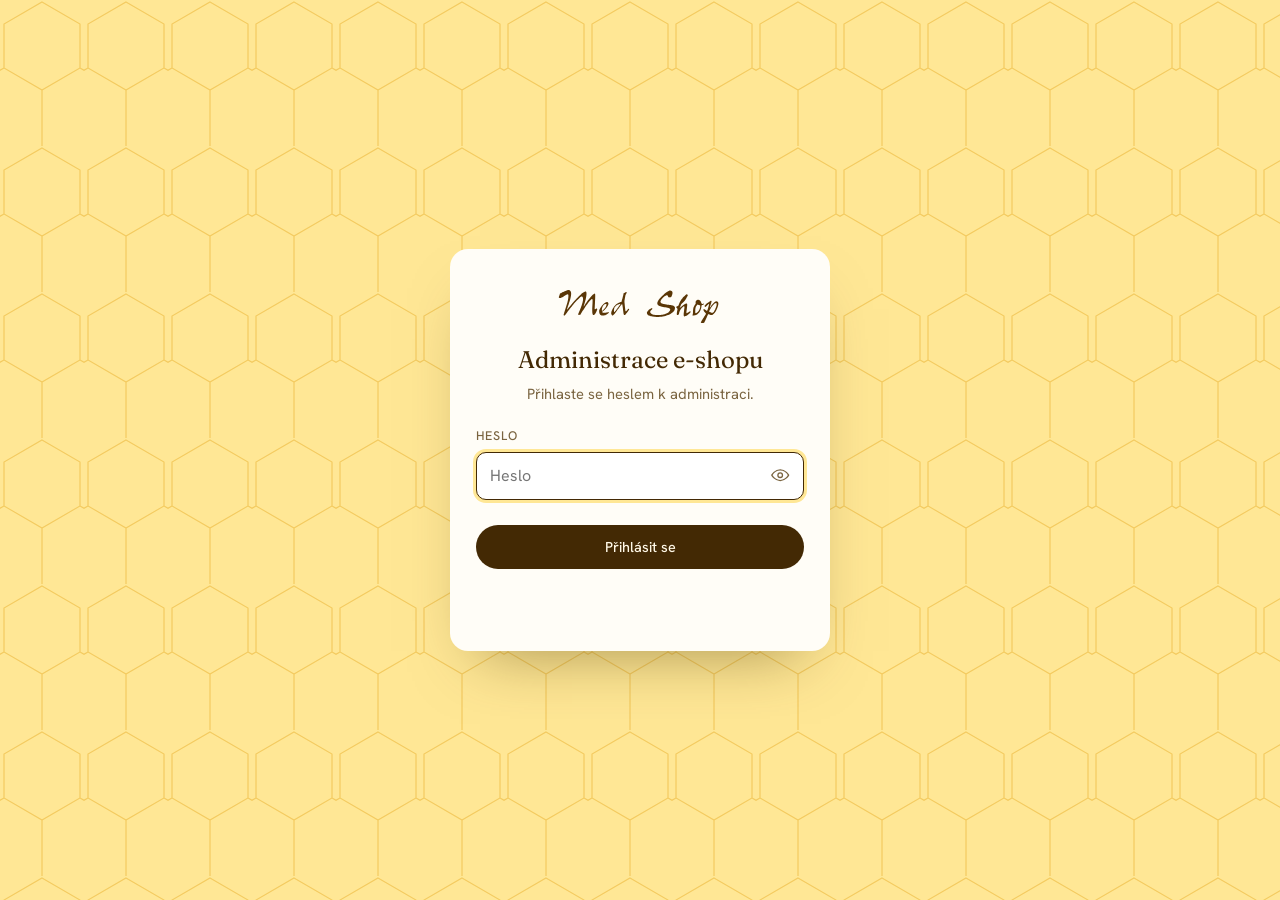
<file: admin/index.html>
<!DOCTYPE html>
<html lang="cs">
<head>
<meta charset="utf-8">
<meta name="viewport" content="width=device-width, initial-scale=1, viewport-fit=cover">
<meta name="robots" content="noindex, nofollow">
<meta name="theme-color" content="#FFE795">
<title>Administrace – Med Shop</title>
<link rel="icon" href="../assets/favicon.svg" type="image/svg+xml">
<link rel="preconnect" href="https://fonts.googleapis.com">
<link rel="preconnect" href="https://fonts.gstatic.com" crossorigin>
<link href="https://fonts.googleapis.com/css2?family=Fraunces:opsz,wght@9..144,400..500&family=Hanken+Grotesk:wght@400;500;600&display=swap" rel="stylesheet">
<link rel="stylesheet" href="admin.css?v=__V_ACSS__">
</head>
<body>
<div id="app" aria-live="polite"><div class="boot"><img src="../assets/logo.svg" alt=""><span class="spin"></span></div></div>
<div id="toasts" aria-live="polite"></div>
<div id="modal-root"></div>
<script src="admin.js?v=__V_AJS__"></script>
</body>
</html>
</file>
<file: admin/admin.css>
/* Administrace Med Shop — mobile-first (vzor: administrace webhunter-admin) */
*, *::before, *::after { margin: 0; padding: 0; box-sizing: border-box; }
:root {
  --cream: #FFF8E7; --paper: #FFFDF7; --beige: #FBF0D3; --sand: #E3C98E; --taupe: #8C580C;
  --ink: #432904; --muted: #7A6440; --line: rgba(67,41,4,.14); --yellow: #FFE795; --yellow-2: #FFD95E;
  --ok: #4E7A2A; --err: #B3261E; --orange: #DA5F0F;
  --serif: 'Fraunces', Georgia, serif; --sans: 'Hanken Grotesk', system-ui, sans-serif;
  --r: 10px; --ease: cubic-bezier(.22,1,.36,1);
}
html { -webkit-text-size-adjust: 100%; }
body { font-family: var(--sans); font-weight: 400; font-size: 16px; line-height: 1.5; color: var(--ink); background: var(--cream); -webkit-font-smoothing: antialiased; }
button, input, select, textarea { font: inherit; color: inherit; }
button { cursor: pointer; background: none; border: 0; }
img { display: block; max-width: 100%; }
a { color: inherit; }
svg { width: 1.15em; height: 1.15em; flex-shrink: 0; }
:focus-visible { outline: 2px solid var(--ink); outline-offset: 2px; }

.boot { min-height: 100svh; display: grid; place-items: center; align-content: center; gap: 1.5rem; }
.boot img { width: 170px; }
.spin { width: 22px; height: 22px; border: 2px solid var(--line); border-top-color: var(--ink); border-radius: 50%; animation: spin .8s linear infinite; }
@keyframes spin { to { transform: rotate(360deg); } }

/* tlačítka */
.btn { display: inline-flex; align-items: center; justify-content: center; gap: .5rem; min-height: 44px; padding: .6rem 1.1rem; border-radius: 999px; font-size: .9rem; font-weight: 500; background: var(--paper); box-shadow: inset 0 0 0 1px var(--line); transition: background .2s, box-shadow .2s; white-space: nowrap; }
.btn:hover { box-shadow: inset 0 0 0 1px var(--ink); }
.btn-primary { background: var(--yellow); box-shadow: none; }
.btn-primary:hover { background: var(--yellow-2); box-shadow: none; }
.btn-dark { background: var(--ink); color: var(--cream); box-shadow: none; }
.btn-dark:hover { background: #2b2825; box-shadow: none; }
.btn-danger { color: var(--err); }
.btn-ghost { background: transparent; box-shadow: none; }
.btn-ghost:hover { background: rgba(22,21,19,.06); box-shadow: none; }
.btn-sm { min-height: 36px; padding: .35rem .8rem; font-size: .82rem; }
.btn-icon { width: 40px; min-height: 40px; padding: 0; border-radius: 50%; }
.btn[disabled] { opacity: .5; pointer-events: none; }

/* přihlášení */
.login { min-height: 100svh; display: grid; place-items: center; padding: 1.5rem; background: var(--yellow); position: relative; overflow: hidden; }
.login::before { content: ''; position: absolute; inset: 0; background-image: url("data:image/svg+xml,%3Csvg xmlns='http://www.w3.org/2000/svg' width='84' height='146' viewBox='0 0 84 146'%3E%3Cpath d='M42 2 80 24v44L42 90 4 68V24zM42 90v56M4 68 -34 90M80 68l38 22' fill='none' stroke='%23E8AE2A' stroke-opacity='.5' stroke-width='1.2'/%3E%3C/svg%3E"); pointer-events: none; }
.login-card { position: relative; width: min(380px, 100%); background: var(--paper); border-radius: 18px; padding: 2.2rem 1.6rem 1.8rem; box-shadow: 0 30px 60px -30px rgba(80,60,10,.5); text-align: center; }
.login-card img { width: 170px; margin: 0 auto 1.2rem; }
.login-card h1 { font-family: var(--serif); font-weight: 400; font-size: 1.5rem; margin-bottom: .3rem; }
.login-card p { color: var(--muted); font-size: .92rem; margin-bottom: 1.4rem; }
.login-card .field { text-align: left; }
.login-card .btn { width: 100%; margin-top: .6rem; }
.login-err { color: var(--err); font-size: .88rem; min-height: 1.3rem; margin-top: .6rem; }
.pw-wrap { position: relative; }
.pw-wrap input { padding-right: 3rem; }
.pw-eye { position: absolute; right: 4px; top: 50%; translate: 0 -50%; width: 40px; height: 40px; display: grid; place-items: center; color: var(--muted); }

/* shell */
.shell { min-height: 100svh; display: grid; grid-template-rows: auto 1fr; }
.top { position: sticky; top: 0; z-index: 30; display: flex; align-items: center; gap: .6rem; padding: .55rem .8rem; padding-top: calc(.55rem + env(safe-area-inset-top, 0px)); background: rgba(246,240,230,.94); backdrop-filter: blur(10px); -webkit-backdrop-filter: blur(10px); border-bottom: 1px solid var(--line); }
.top-logo { display: flex; align-items: center; gap: .6rem; text-decoration: none; margin-right: auto; }
.top-logo img { height: 34px; }
.top-logo span { display: none; font-size: .72rem; letter-spacing: .2em; text-transform: uppercase; color: var(--muted); }
.pub { display: none; align-items: center; gap: .45rem; font-size: .8rem; color: var(--muted); }
.pub i { width: 8px; height: 8px; border-radius: 50%; background: var(--ok); }
.pub.busy i { background: var(--yellow-2); animation: pulse 1s infinite alternate; }
.pub.warn i { background: var(--err); }
@keyframes pulse { to { opacity: .3; } }
.menu-btn { display: inline-flex; }
.layout { display: grid; grid-template-columns: minmax(0, 1fr); }
.nav { position: fixed; inset: 0; z-index: 40; background: var(--cream); padding: 5rem 1rem 2rem; display: flex; flex-direction: column; gap: .15rem; transform: translateX(-100%); transition: transform .35s var(--ease); overflow-y: auto; }
.nav.open { transform: none; }
.nav-close { position: absolute; top: calc(.9rem + env(safe-area-inset-top, 0px)); right: .9rem; }
.nav a { display: flex; align-items: center; gap: .8rem; padding: .85rem 1rem; border-radius: var(--r); text-decoration: none; font-size: 1.02rem; }
.nav a svg { width: 1.3rem; height: 1.3rem; color: var(--taupe); }
.nav a.on { background: var(--yellow); }
.nav a.on svg { color: var(--ink); }
.nav hr { border: 0; border-top: 1px solid var(--line); margin: .8rem .5rem; }
.nav .dot { width: 7px; height: 7px; border-radius: 50%; background: var(--err); margin-left: auto; }
main.view { padding: 1.2rem 1rem 8rem; max-width: 880px; width: 100%; margin: 0 auto; }
.view-head { margin: .4rem 0 1.4rem; }
.view-head h1 { font-family: var(--serif); font-weight: 400; font-size: 1.9rem; line-height: 1.15; }
.view-head p { color: var(--muted); margin-top: .35rem; font-size: .95rem; max-width: 40em; }
.crumb { display: inline-flex; align-items: center; gap: .3rem; font-size: .85rem; color: var(--muted); text-decoration: none; margin-bottom: .6rem; }

/* karty a formuláře */
.card { min-width: 0; background: var(--paper); border-radius: 14px; padding: 1.1rem; box-shadow: 0 1px 0 var(--line); margin-bottom: 1rem; }
.card > h2 { font-family: var(--serif); font-weight: 400; font-size: 1.3rem; margin-bottom: .2rem; }
.card > .hint { color: var(--muted); font-size: .88rem; margin-bottom: 1rem; }
.field { display: block; margin-bottom: 1rem; }
.field:last-child { margin-bottom: 0; }
.field > span { display: block; font-size: .78rem; font-weight: 500; letter-spacing: .06em; text-transform: uppercase; color: var(--muted); margin-bottom: .35rem; }
.field > small { display: block; color: var(--muted); font-size: .82rem; margin-top: .35rem; }
input[type=text], input[type=password], input[type=number], input[type=url], input[type=email], input[type=tel], input[type=time], select, textarea {
  width: 100%; min-height: 46px; padding: .7rem .85rem; border-radius: var(--r); border: 1px solid var(--line); background: #fff; font-size: 16px; transition: border-color .2s, box-shadow .2s; }
textarea { resize: vertical; min-height: 110px; line-height: 1.5; }
input:focus, select:focus, textarea:focus { outline: none; border-color: var(--ink); box-shadow: 0 0 0 3px var(--yellow); }
.row2 { display: grid; grid-template-columns: minmax(0, 1fr); gap: 0 1rem; }
.row2 > .field { margin-bottom: 1rem; }
.row2 + .field, .field + .row2 { margin-top: 0; }
.check { display: flex; align-items: center; gap: .7rem; min-height: 44px; cursor: pointer; }
.check input { width: 22px; height: 22px; accent-color: var(--ink); }

/* seznamy položek */
.items { display: flex; flex-direction: column; gap: .6rem; }
.item { background: #fff; border: 1px solid var(--line); border-radius: 12px; overflow: hidden; }
.item-head { display: flex; align-items: center; gap: .5rem; padding: .45rem .45rem .45rem .9rem; min-height: 54px; }
.item-head .t { flex: 1; min-width: 0; cursor: pointer; }
.item-head .t b { display: block; font-weight: 500; overflow: hidden; text-overflow: ellipsis; white-space: nowrap; }
.item-head .t small { display: block; color: var(--muted); font-size: .8rem; overflow: hidden; text-overflow: ellipsis; white-space: nowrap; }
.item-head .thumb { width: 42px; height: 42px; border-radius: 8px; object-fit: contain; padding: 3px; background: var(--beige); flex-shrink: 0; }
.item-tools { display: flex; gap: .15rem; }
.item-tools .btn-icon { width: 36px; min-height: 36px; color: var(--muted); }
.item-body { padding: .2rem .9rem 1rem; border-top: 1px solid var(--line); display: none; }
.item.open .item-body { display: block; padding-top: 1rem; }
.item.open .chev { transform: rotate(180deg); }
.chev { transition: transform .25s; }
.add { width: 100%; margin-top: .6rem; border: 1.5px dashed var(--sand); background: transparent; box-shadow: none; border-radius: 12px; min-height: 50px; color: var(--taupe); }
.add:hover { border-color: var(--ink); color: var(--ink); box-shadow: none; }
.empty { color: var(--muted); font-size: .9rem; padding: .6rem 0; }

/* obrázek */
.img-field { display: flex; gap: .8rem; align-items: center; flex-wrap: wrap; }
.img-field .prev { width: 110px; aspect-ratio: 4/5; border-radius: 12px; object-fit: contain; padding: 8px; background: radial-gradient(circle at 50% 60%, #FFF4C8, var(--beige) 70%); }
.img-field .acts { display: flex; flex-direction: column; gap: .4rem; }
.lib { display: grid; grid-template-columns: repeat(3, 1fr); gap: .5rem; max-height: 60vh; overflow-y: auto; }
.lib button { aspect-ratio: 1; border-radius: 8px; overflow: hidden; background: var(--beige); }
.lib img { width: 100%; height: 100%; object-fit: contain; padding: 6px; }
.lib button:hover { outline: 3px solid var(--yellow-2); }

/* rozvrh */
.day-tabs { display: flex; gap: .35rem; overflow-x: auto; scrollbar-width: none; margin-bottom: 1rem; }
.day-tabs::-webkit-scrollbar { display: none; }
.day-tabs button { flex: 1 0 auto; min-width: 44px; min-height: 44px; border-radius: 999px; padding: 0 .9rem; box-shadow: inset 0 0 0 1px var(--line); background: var(--paper); font-weight: 500; }
.day-tabs button.on { background: var(--ink); color: var(--cream); box-shadow: none; }
.day-tabs small { font-weight: 400; opacity: .6; margin-left: .25rem; }
.cls { display: grid; grid-template-columns: 6.2rem minmax(0, 1fr) auto; gap: .5rem; align-items: center; padding: .5rem 0; border-bottom: 1px solid var(--line); }
.cls:last-of-type { border-bottom: 0; }
.cls .len { grid-column: 2; }
.cls .del { grid-column: 3; grid-row: 1 / span 2; }

/* přehled */
.tiles { display: grid; grid-template-columns: 1fr 1fr; gap: .6rem; }
.tile { display: flex; flex-direction: column; gap: .5rem; padding: 1rem; border-radius: 14px; background: var(--paper); box-shadow: 0 1px 0 var(--line); text-decoration: none; min-height: 110px; }
.tile svg { width: 1.6rem; height: 1.6rem; color: var(--taupe); }
.tile b { font-weight: 500; }
.tile small { color: var(--muted); font-size: .82rem; line-height: 1.35; }
.tile:hover { box-shadow: 0 0 0 1px var(--ink); }
.banner { display: flex; gap: .8rem; align-items: flex-start; padding: 1rem; border-radius: 14px; background: var(--yellow); margin-bottom: 1rem; }
.banner svg { width: 1.4rem; height: 1.4rem; margin-top: .1rem; }
.banner p { font-size: .92rem; }
.banner a { font-weight: 500; }

/* lišta uložení */
.savebar { position: fixed; left: .6rem; right: .6rem; bottom: calc(.6rem + env(safe-area-inset-bottom, 0px)); z-index: 35; display: flex; align-items: center; gap: .5rem; padding: .55rem .55rem .55rem 1rem; border-radius: 16px; background: var(--ink); color: var(--cream); box-shadow: 0 20px 40px -15px rgba(0,0,0,.45); transform: translateY(150%); transition: transform .4s var(--ease); }
.savebar.on { transform: none; }
.savebar span { flex: 1; font-size: .88rem; }
.savebar .btn-ghost { color: var(--cream); }
.savebar .btn-primary { color: var(--ink); }
.savebar .btn-ghost:hover { background: rgba(255,255,255,.1); }
.progress-line { position: fixed; top: 0; left: 0; height: 3px; width: 100%; z-index: 100; background: linear-gradient(90deg, transparent, var(--yellow-2), transparent); background-size: 50% 100%; animation: prog 1s linear infinite; }
@keyframes prog { from { background-position: -50% 0; } to { background-position: 150% 0; } }

/* toast + modal */
#toasts { position: fixed; top: calc(.8rem + env(safe-area-inset-top, 0px)); left: 50%; translate: -50% 0; z-index: 200; display: flex; flex-direction: column; gap: .5rem; width: min(420px, calc(100% - 1.6rem)); }
.toast { background: var(--ink); color: var(--cream); padding: .8rem 1rem; border-radius: 12px; box-shadow: 0 14px 30px -12px rgba(0,0,0,.45); animation: tin .35s var(--ease); }
.toast b { display: block; font-weight: 500; }
.toast small { display: block; opacity: .75; font-size: .85rem; }
.toast.ok { border-left: 4px solid var(--yellow); }
.toast.err { background: var(--err); }
@keyframes tin { from { opacity: 0; transform: translateY(-8px); } }
.modal-bg { position: fixed; inset: 0; z-index: 150; background: rgba(22,21,19,.45); display: flex; align-items: flex-end; justify-content: center; animation: fin .2s; }
@keyframes fin { from { opacity: 0; } }
.modal { background: var(--paper); width: 100%; max-width: 560px; max-height: 90svh; overflow-y: auto; border-radius: 18px 18px 0 0; padding: 1.3rem 1.1rem calc(1.1rem + env(safe-area-inset-bottom, 0px)); animation: mup .3s var(--ease); }
@keyframes mup { from { transform: translateY(40px); opacity: 0; } }
.modal h2 { font-family: var(--serif); font-weight: 400; font-size: 1.35rem; margin-bottom: .8rem; }
.modal p { color: var(--muted); margin-bottom: 1rem; }
.modal-actions { display: flex; gap: .5rem; justify-content: flex-end; margin-top: 1rem; flex-wrap: wrap; }

@media (min-width: 720px) {
  .row2 { grid-template-columns: minmax(0, 1fr) minmax(0, 1fr); }
  .top-logo span { display: inline; }
  .tiles { grid-template-columns: repeat(3, 1fr); }
  .lib { grid-template-columns: repeat(5, 1fr); }
  .modal-bg { align-items: center; }
  .modal { border-radius: 18px; }
  .cls { grid-template-columns: 7rem minmax(0, 1fr) 7rem auto; }
  .cls .len { grid-column: auto; }
  .cls .del { grid-column: auto; grid-row: auto; }
  .savebar { left: 50%; right: auto; translate: -50% 0; width: min(560px, calc(100% - 2rem)); }
}
@media (min-width: 1000px) {
  .menu-btn, .nav-close { display: none; }
  .pub { display: inline-flex; margin-right: .6rem; }
  .layout { grid-template-columns: 250px minmax(0, 1fr); }
  .nav { position: sticky; top: 57px; height: calc(100svh - 57px); transform: none; padding: 1.2rem .8rem; background: transparent; border-right: 1px solid var(--line); }
  main.view { padding: 2rem 2rem 8rem; }
  .view-head h1 { font-size: 2.3rem; }
  .savebar { left: calc(50% + 125px); }
}

.item, .items, .item-body { min-width: 0; }
.img-field .acts .btn { justify-content: flex-start; }

/* ---------------- e-shop: objednávky, varianty, barvy ---------------- */
.badge { display: inline-flex; align-items: center; gap: .35rem; padding: .2rem .65rem; border-radius: 999px; font-size: .76rem; font-weight: 600; white-space: nowrap; background: var(--beige); }
.badge.s-nova { background: var(--yellow); }
.badge.s-zaplacena { background: #DCEBCB; color: #2F5418; }
.badge.s-pripravena { background: #D7E6F3; color: #1D4466; }
.badge.s-vyrizena { background: #E9E4DA; color: #5A4E3C; }
.badge.s-zrusena { background: #F4D9D4; color: #8A2A1F; }
.badge.test { background: transparent; box-shadow: inset 0 0 0 1px var(--sand); color: var(--muted); }
.ofilters { display: flex; gap: .35rem; overflow-x: auto; scrollbar-width: none; margin-bottom: 1rem; }
.ofilters button { flex: none; min-height: 40px; padding: 0 .9rem; border-radius: 999px; box-shadow: inset 0 0 0 1px var(--line); background: var(--paper); font-size: .88rem; font-weight: 500; }
.ofilters button.on { background: var(--ink); color: var(--cream); box-shadow: none; }
.ofilters small { opacity: .65; margin-left: .3rem; }
.olist { display: flex; flex-direction: column; gap: .5rem; }
.orow { display: grid; grid-template-columns: minmax(0, 1fr) auto; gap: .2rem .8rem; align-items: center; padding: .85rem 1rem; border-radius: 12px; background: #fff; border: 1px solid var(--line); text-decoration: none; }
.orow:hover { border-color: var(--ink); }
.orow b { font-weight: 600; }
.orow .num { font-variant-numeric: tabular-nums; }
.orow .sum { font-family: var(--serif); font-size: 1.15rem; text-align: right; }
.orow small { color: var(--muted); font-size: .82rem; }
.otable { width: 100%; border-collapse: collapse; font-size: .93rem; }
.otable td { padding: .55rem .4rem .55rem 0; border-bottom: 1px solid var(--line); vertical-align: top; }
.otable td.r { text-align: right; white-space: nowrap; }
.otable tr.tot td { border: 0; padding-top: .8rem; font-size: 1.05rem; font-weight: 600; }
.kv { display: grid; grid-template-columns: 7.5rem minmax(0, 1fr); gap: .35rem .8rem; font-size: .93rem; }
.kv dt { color: var(--muted); }
.kv dd { overflow-wrap: anywhere; white-space: pre-wrap; }
.status-btns { display: flex; flex-wrap: wrap; gap: .4rem; }
.status-btns .btn.on { background: var(--ink); color: var(--cream); box-shadow: none; }
.hist { list-style: none; font-size: .85rem; color: var(--muted); display: grid; gap: .2rem; }
.qrbox { display: flex; gap: 1rem; align-items: center; flex-wrap: wrap; }
.qrbox code { font-size: .75rem; word-break: break-all; color: var(--muted); }
.vrow { display: grid; grid-template-columns: 46px minmax(0, 1fr) 7rem auto auto; gap: .5rem; align-items: center; padding: .5rem 0; border-bottom: 1px solid var(--line); }
.vrow:last-of-type { border-bottom: 0; }
.vrow .check { min-height: 40px; font-size: .85rem; gap: .4rem; }
.vrow .check input { width: 18px; height: 18px; }
.vimg { width: 46px; height: 46px; border-radius: 8px; object-fit: contain; padding: 3px; background: var(--beige); cursor: pointer; }
.color-field { display: flex; align-items: center; gap: .6rem; }
.color-field input[type=color] { width: 52px; height: 46px; padding: 3px; border-radius: var(--r); border: 1px solid var(--line); background: #fff; cursor: pointer; }
.note-ok { color: var(--ok); font-weight: 500; }
.note-warn { color: var(--err); font-weight: 500; }
.price-in { position: relative; }
.price-in input { padding-right: 2.6rem; }
.price-in::after { content: 'Kč'; position: absolute; right: .85rem; top: 50%; translate: 0 -50%; color: var(--muted); font-size: .9rem; pointer-events: none; }
@media (max-width: 719px) {
  .vrow { grid-template-columns: 46px minmax(0, 1fr) 6.5rem; }
  .vrow .vimg { grid-row: span 2; }
  .vrow .check { grid-column: 2; }
  .vrow .del { grid-column: 3; justify-self: end; }
  .kv { grid-template-columns: 1fr; gap: 0; }
  .kv dt { margin-top: .5rem; font-size: .8rem; }
}
</file>
